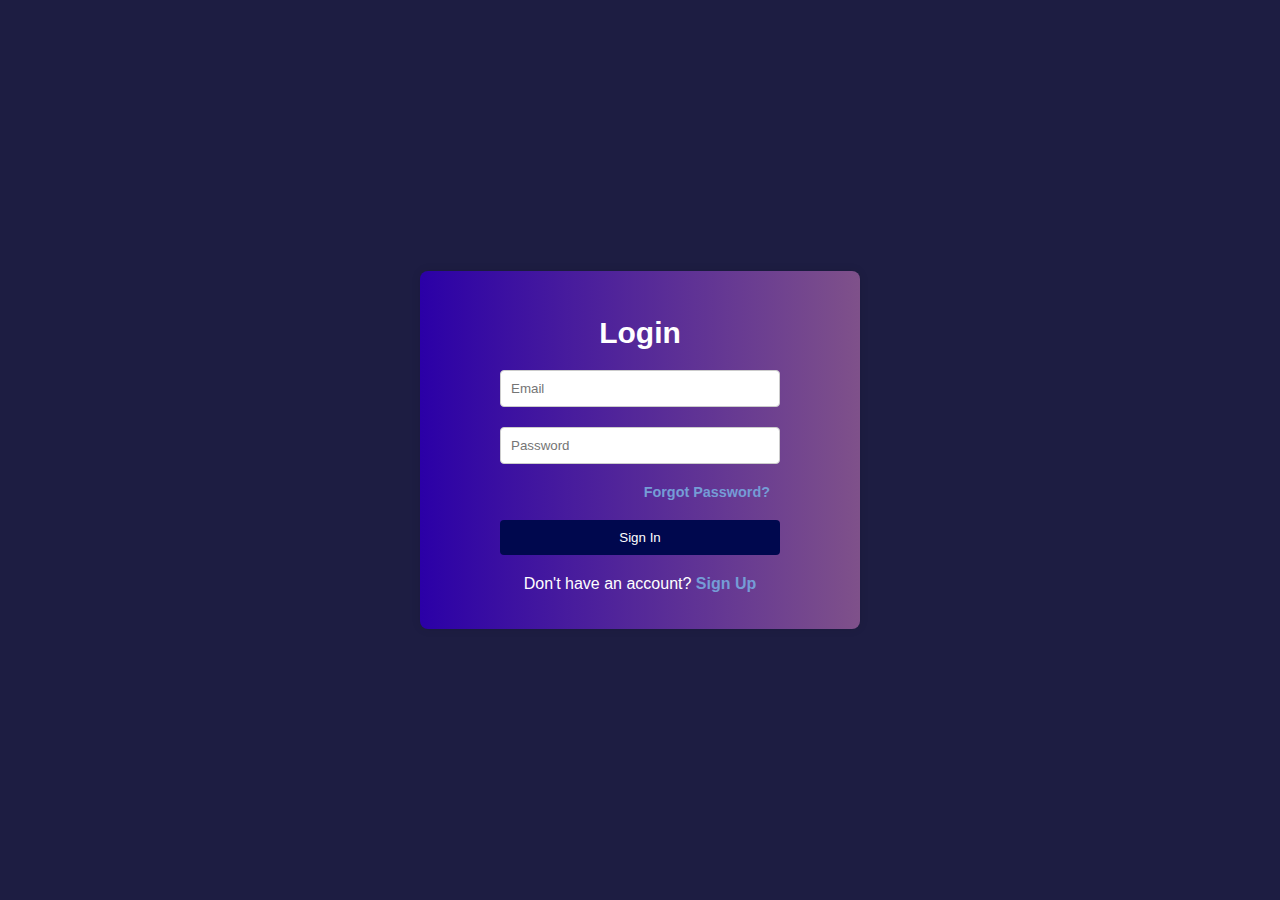
<file: html/index.html>
<!DOCTYPE html>
<html lang="en">
<head>
    <meta charset="UTF-8">
    <meta name="viewport" content="width=device-width, initial-scale=1.0">
    <title>Sign In</title>
    <link rel="stylesheet" href="../css/register.css">
    <link rel="icon" type="image/png" href="images/ppts.png">
</head>
<body>
    <div class="container">
        <div class="login-form">
            <h2>Login</h2>
            <center>
            <input type="email" placeholder="Email" required>
            <input type="password" placeholder="Password" required>
            <a href="forgot.html" class="forgot-password">Forgot Password?</a>
            <button class="btn" onclick="signIn()">Sign In</button>
            <p>Don't have an account? <a href="register.html">Sign Up</a></p>
          </center>
          </div>
    </div>
    <script src="../javascript/register.js"></script>
</body>
</html>
</file>
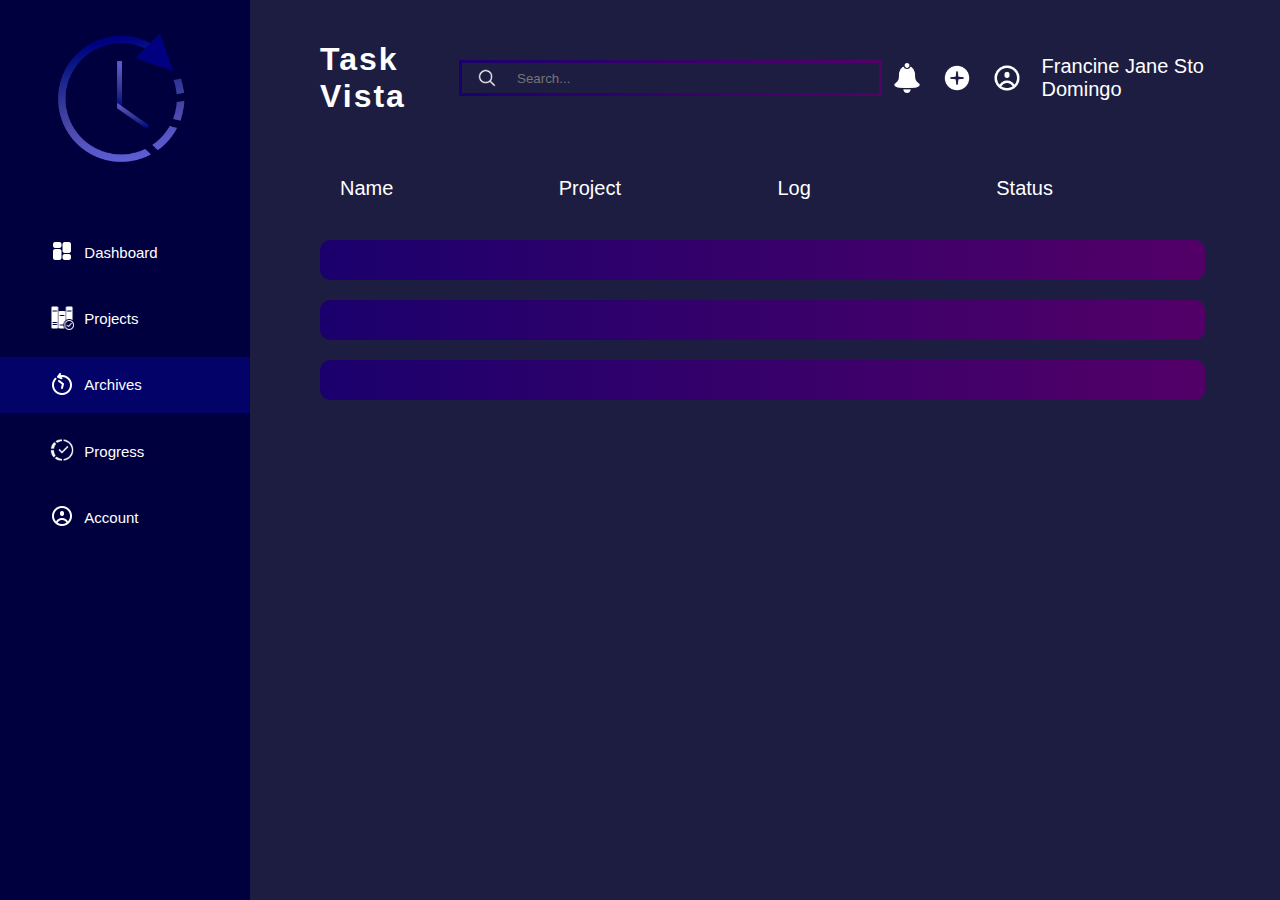
<file: html/archives.html>
<!DOCTYPE html>
<html lang="en">
<head>
    <meta charset="UTF-8">
    <meta name="viewport" content="width=device-width, initial-scale=1.0">
    <title>Archives</title>
    <link rel="stylesheet" href="../css/archives.css">
</head>
<body>
    <div class="sidebar">
        <center>
            <img src="../images/PPTS.png" alt="PPTS Logo" class="ppts">
        </center>
        <a href="dashboard.html">
            <img src="../images/dashw.png" alt="Dashboard" class="logo"> Dashboard
        </a>
        <a href="projects.html">
            <img src="../images/projw.png" alt="Projects" class="logo"> Projects
        </a>
        <a href="archives.html" class="active">
            <img src="../images/arcw.png" alt="Archives" class="logo"> Archives
        </a>
        <a href="progress.html">
            <img src="../images/progw.png" alt="Progress" class="logo"> Progress
        </a>
        <a href="account.html">
            <img src="../images/accw.png" alt="Account" class="logo"> Account
        </a>
    </div>

    <div class="content">
        <div class="header">
            <div class="search-container">
                <h1><a href="dashboard.html">Task Vista</a></h1>
                <div class="search-bar">
                    <img src="../images/search.png" alt="Search" class="search-icon">
                    <input type="text" placeholder="Search...">
                </div>
                <div class="icons">
                    <img src="../images/notw.png" id="notification-icon" alt="Notifications" class="icon">
                    <img src="../images/add.png" alt="User" class="icon">
                    <img src="../images/accw.png" alt="pfp" class="icon">
                    <span class="user-name">Francine Jane Sto Domingo</span>
                </div>
            </div>
        </div>

        <div class="header-div">
            <div class="inner-box">Name</div>
            <div class="inner-box">Project</div>
            <div class="inner-box">Log</div>
            <div class="inner-box">Status</div>
        </div>
        <div class="single-div">
            <div class="inner-box"></div>
            <div class="inner-box"></div>
            <div class="inner-box"></div>
            <div class="inner-box"></div>
        </div>
        <div class="single-div">
            <div class="inner-box"></div>
            <div class="inner-box"></div>
            <div class="inner-box"></div>
            <div class="inner-box"></div>
        </div>
        <div class="single-div">
            <div class="inner-box"></div>
            <div class="inner-box"></div>
            <div class="inner-box"></div>
            <div class="inner-box"></div>
        </div>
    
    </div>

    <!-- Notification Popup -->
    <div id="notification-popup" class="notification-popup">
        <div class="notification-content">
            <div class="notification-info">
                <span class="notification-user">Francine Jane Sto Domingo</span>
                <p>Updated the task: <strong>Design Dashboard</strong> in project <strong>Task Vista</strong></p>
                <p class="notification-timestamp">August 26, 2024, 14:45</p>
            </div>
        </div>
    </div>

    <!-- Join Progress Popup -->
    <div id="join-progress-popup" class="popup-overlay">
        <div class="popup-content">
            <h3>Join a Progress Space</h3>
            <p>Would you like to join a progress space? Enter the code below:</p>
            <input type="text" id="progress-code-input" placeholder="Enter code...">
            <div class="popup-buttons">
                <button id="submit-join">Submit</button>
                <button id="cancel-join">Cancel</button>
            </div>
        </div>
    </div>

    <script src="../javascript/archives.js"></script>
</body>
</html>
</file>
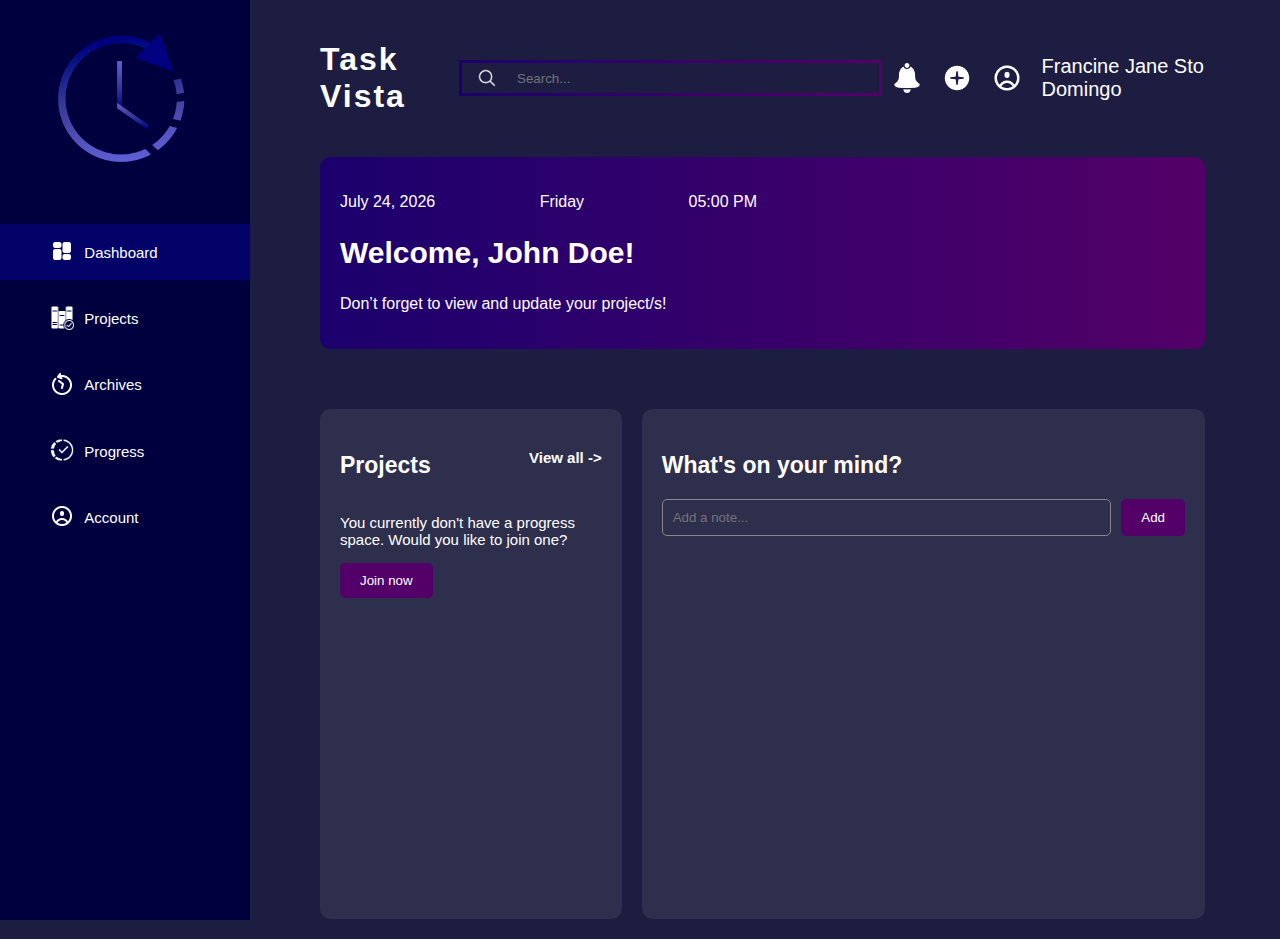
<file: html/dashboard.html>
<!DOCTYPE html>
<html lang="en">
<head>
    <meta charset="UTF-8">
    <meta name="viewport" content="width=device-width, initial-scale=1.0">
    <title>Dashboard</title>
    <link rel="stylesheet" href="../css/dashboard.css">
    <link rel="icon" type="image/png" href="images/ppts.png">
</head>
<body>
    <div class="sidebar">
        <center>
            <img src="../images/PPTS.png" alt="PPTS Logo" class="ppts">
        </center>
        <a href="dashboard.html" class="active">
            <img src="../images/dashw.png" alt="Dashboard" class="logo"> Dashboard
        </a>
        <a href="projects.html">
            <img src="../images/projw.png" alt="Projects" class="logo"> Projects
        </a>
        <a href="archives.html">
            <img src="../images/arcw.png" alt="Archives" class="logo"> Archives
        </a>
        <a href="progress.html">
            <img src="../images/progw.png" alt="Progress" class="logo"> Progress
        </a>
        <a href="account.html">
            <img src="../images/accw.png" alt="Account" class="logo"> Account
        </a>
    </div>

    <div class="content">
        <div class="header">
            <div class="search-container">
                <h1><a href="dashboard.html">Task Vista</a></h1>
                <div class="search-bar">
                    <img src="../images/search.png" alt="Search" class="search-icon">
                    <input type="text" placeholder="Search...">
                </div>
                <div class="icons">
                    <img src="../images/notw.png" alt="Notifications" class="icon" id="notif">
                    <img src="../images/add.png" alt="User" class="icon" id="join-now-btn-image">
                    <img src="../images/accw.png" alt="pfp" class="icon">
                    <span class="user-name">Francine Jane Sto Domingo</span>
                </div>
            </div>
            <div class="welcome">
                <p class="date-day-time">
                    <span id="current-date" class="date"></span>
                    <span class="day" id="current-day"></span>
                    <span class="time" id="current-time"></span>
                </p>
                <h2>Welcome, John Doe!</h2>
                <p class="p">Don’t forget to view and update your project/s!</p>
            </div>
        </div>
        <div class="main">
            <div class="projects">
                <h3>Projects</h3>
                <h4><a href="projects.html">View all -></a></h4> 
                <p class="none">
                    You currently don't have a progress space. Would you like to join one?
                </p>
                <button id="join-now-btn">Join now</button>
            </div>
            <div class="notes">
                <h3>What's on your mind?</h3>
                <div class="note-input-container">
                    <input type="text" id="note-input" placeholder="Add a note...">
                    <button id="add-note-btn">Add</button>
                </div>
                <ul id="note-list">
                </ul>
            </div>
        </div>
    </div>

    <!-- Join Progress Popup -->
    <div id="join-progress-popup" class="popup-overlay" style="display: none;">
        <div class="popup-content">
            <h3>Join a Progress Space</h3>
            <p>Would you like to join a progress space? Enter the code below:</p>
            <input type="text" id="progress-code-input" placeholder="Enter code...">
            <div class="popup-buttons">
                <button id="submit-join">Submit</button>
                <button id="cancel-join">Cancel</button>
            </div>
        </div>
    </div>

    <!-- Notification Popup -->
    <div id="notification-popup" class="notification-popup" style="display: none;">
        <div class="notification-content">
            <div class="notification-info">
                <span class="notification-user">Francine Jane Sto Domingo</span>
                <p>Updated the task: <strong>Design Dashboard</strong> in project <strong>Task Vista</strong></p>
                <p class="notification-timestamp">August 26, 2024, 14:45</p>
            </div>
        </div>
    </div>

    <script src="../javascript/dashboard.js"></script>
</body>
</html>
</file>
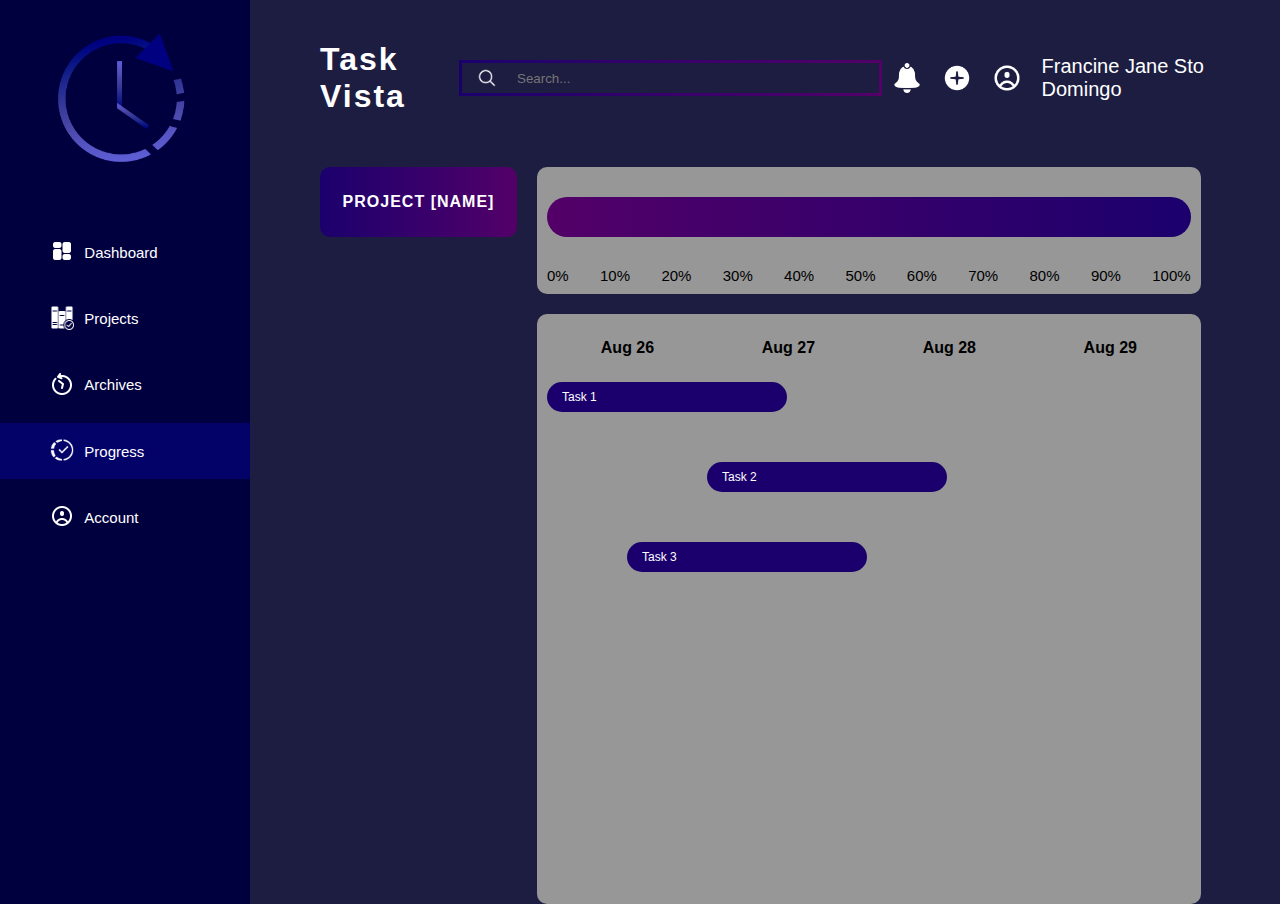
<file: html/progress.html>
<!DOCTYPE html>
<html lang="en">
<head>
    <meta charset="UTF-8">
    <meta name="viewport" content="width=device-width, initial-scale=1.0">
    <title>Projects</title>
    <link rel="stylesheet" href="../css/progress.css">
</head>
<body>
    <div class="sidebar">
        <center>
            <img src="../images/PPTS.png" alt="PPTS Logo" class="ppts">
        </center>
        <a href="dashboard.html">
            <img src="../images/dashw.png" alt="Dashboard" class="logo"> Dashboard
        </a>
        <a href="projects.html" >
            <img src="../images/projw.png" alt="Projects" class="logo"> Projects
        </a>
        <a href="archives.html">
            <img src="../images/arcw.png" alt="Archives" class="logo"> Archives
        </a>
        <a href="progress.html" class="active">
            <img src="../images/progw.png" alt="Progress" class="logo"> Progress
        </a>
        <a href="account.html">
            <img src="../images/accw.png" alt="Account" class="logo"> Account
        </a>
    </div>

    <div class="content">
        <div class="header">
            <div class="search-container">
                <h1><a href="dashboard.html">Task Vista</a></h1>
                <div class="search-bar">
                    <img src="../images/search.png" alt="Search" class="search-icon">
                    <input type="text" placeholder="Search...">
                </div>
                <div class="icons">
                    <img src="../images/notw.png" alt="Notifications" class="icon" id="notification-icon">
                    <img src="../images/add.png" alt="User" class="icon" id="join-now-btn">
                    <img src="../images/accw.png" alt="pfp" class="icon">
                    <span class="user-name">Francine Jane Sto Domingo</span>
                </div>
            </div>
        </div>
        
        <div class="layout">
            <div class="left-column">
                <div class="vertical-div">
                    PROJECT [NAME]
                </div>
            </div>
            <div class="right-column">
                <div class="top-div">
                    <div class="progress-container">
                        <div class="progress-bar">
                            <!-- Use data attributes to dynamically update the progress -->
                            <div class="progress-fill" data-progress="50%"></div>
                        </div>
                        <div class="progress-labels">
                            <span>0%</span>
                            <span>10%</span>
                            <span>20%</span>
                            <span>30%</span>
                            <span>40%</span>
                            <span>50%</span>
                            <span>60%</span>
                            <span>70%</span>
                            <span>80%</span>
                            <span>90%</span>
                            <span>100%</span>
                        </div>
                    </div>
                </div>
                <div class="bottom-div">
                    <div class="gantt-container">
                        <div class="gantt-chart">
                            <div class="gantt-header">
                                <!-- Time headers (e.g., specific dates) -->
                                <div class="gantt-time-header">Aug 26</div>
                                <div class="gantt-time-header">Aug 27</div>
                                <div class="gantt-time-header">Aug 28</div>
                                <div class="gantt-time-header">Aug 29</div>
                                <!-- Add more dates as needed -->
                            </div>
                            <div class="gantt-tasks">
                                <!-- Tasks with start and end days -->
                                <div class="gantt-task" data-start="0" data-end="2">
                                    <div class="gantt-task-name">Task 1</div>
                                </div>
                                <div class="gantt-task" data-start="2" data-end="4">
                                    <div class="gantt-task-name">Task 2</div>
                                </div>
                                <div class="gantt-task" data-start="1" data-end="3">
                                    <div class="gantt-task-name">Task 3</div>
                                </div>
                                <!-- Add more tasks as needed -->
                            </div>
                        </div>
                    </div>
                </div>
                
                    </div>
                </div>
            </div>
        </div>
        

    <div id="notification-popup" class="notification-popup">
        <div class="notification-content">
            <div class="notification-info">

                <span class="notification-user">Francine Jane Sto Domingo</span>
                <p>Updated the task: <strong>Design Dashboard</strong> in project <strong>Task Vista</strong></p>
                <p class="notification-timestamp">August 26, 2024, 14:45</p>
            </div>
        </div>
    </div>

    <div id="join-progress-popup" class="popup-overlay">
        <div class="popup-content">
            <h3>Join a Progress Space</h3>
            <p>Would you like to join a progress space? Enter the code below:</p>
            <input type="text" id="progress-code-input" placeholder="Enter code...">
            <div class="popup-buttons">
                <button id="submit-join">Submit</button>
                <button id="cancel-join">Cancel</button>
            </div>
        </div>
    </div>
    </div>

    <script src="../javascript/progress.js" defer></script>
</body>
</html>
</file>
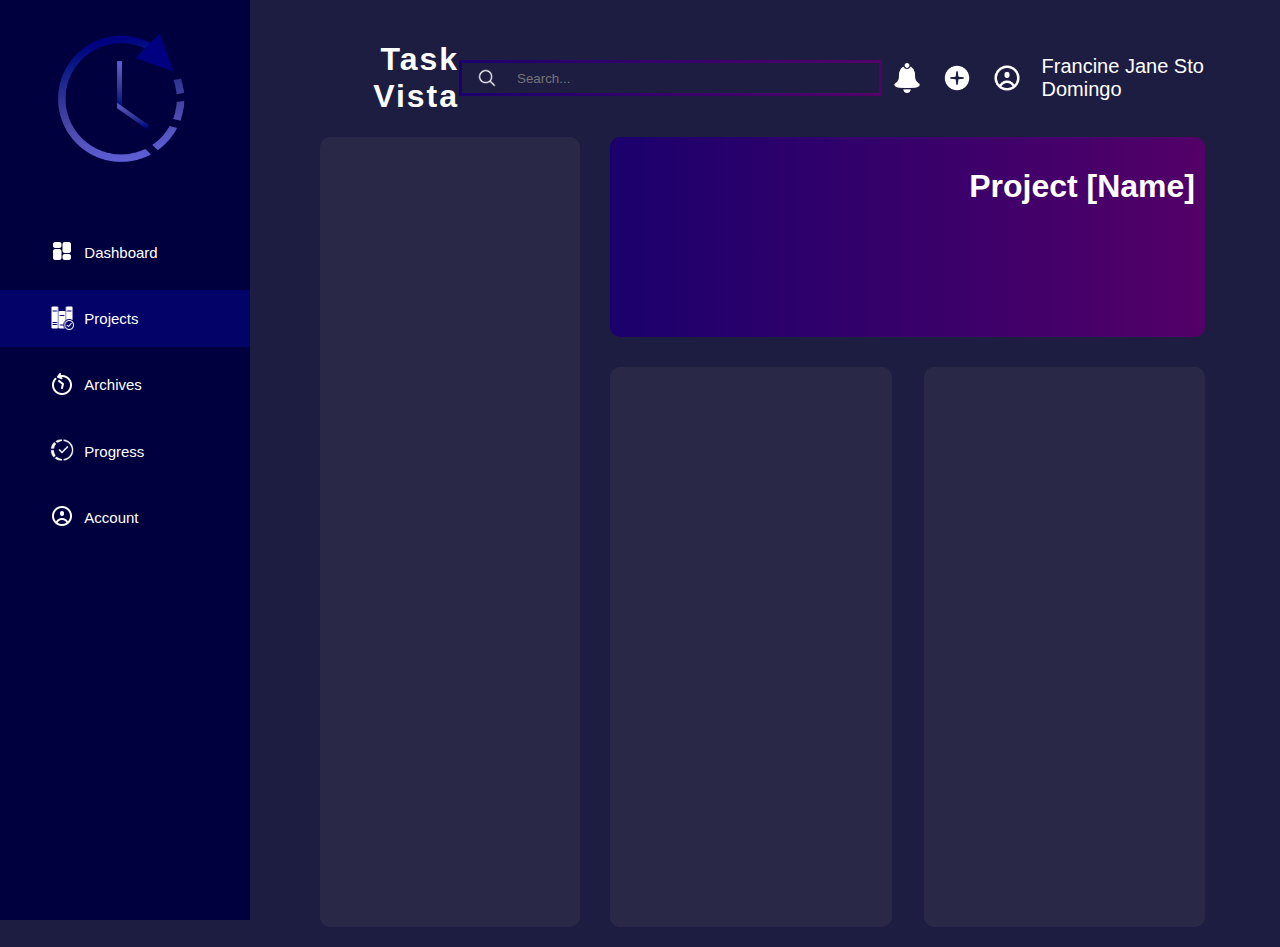
<file: html/projects.html>
<!DOCTYPE html>
<html lang="en">
<head>
    <meta charset="UTF-8">
    <meta name="viewport" content="width=device-width, initial-scale=1.0">
    <title>Projects</title>
    <link rel="stylesheet" href="../css/projects.css">
</head>
<body>
    <div class="sidebar">
        <center>
            <img src="../images/PPTS.png" alt="PPTS Logo" class="ppts">
        </center>
        <a href="dashboard.html">
            <img src="../images/dashw.png" alt="Dashboard" class="logo"> Dashboard
        </a>
        <a href="projects.html" class="active">
            <img src="../images/projw.png" alt="Projects" class="logo"> Projects
        </a>
        <a href="archives.html">
            <img src="../images/arcw.png" alt="Archives" class="logo"> Archives
        </a>
        <a href="progress.html">
            <img src="../images/progw.png" alt="Progress" class="logo"> Progress
        </a>
        <a href="account.html">
            <img src="../images/accw.png" alt="Account" class="logo"> Account
        </a>
    </div>

    <div class="content">
        <div class="header">
            <div class="search-container">
                <h1><a href="dashboard.html">Task Vista</a></h1>
                <div class="search-bar">
                    <img src="../images/search.png" alt="Search" class="search-icon">
                    <input type="text" placeholder="Search...">
                </div>
                <div class="icons">
                    <img src="../images/notw.png" alt="Notifications" class="icon" id="notification-icon">
                    <img src="../images/add.png" alt="User" class="icon" id="join-now-btn">
                    <img src="../images/accw.png" alt="pfp" class="icon">
                    <span class="user-name">Francine Jane Sto Domingo</span>
                </div>
            </div>
        </div>
        <div class="layout">
            <div class="left-column">
                <div class="vertical-div">
                    <!-- Content for the red div -->
                </div>
            </div>
            <div class="right-column">
                <div class="top-div">
                    <h1>Project [Name]</h1>
                </div>
                <div class="bottom-divs">
                    <div class="bottom-left-div">
                        <!-- Content for the blue div -->
                    </div>
                    <div class="bottom-right-div">
                        <!-- Content for the yellow div -->
                    </div>
                </div>
            </div>
        </div>
    </div>

    <div id="notification-popup" class="notification-popup">
        <div class="notification-content">
            <div class="notification-info">

                <span class="notification-user">Francine Jane Sto Domingo</span>
                <p>Updated the task: <strong>Design Dashboard</strong> in project <strong>Task Vista</strong></p>
                <p class="notification-timestamp">August 26, 2024, 14:45</p>
            </div>
        </div>
    </div>

    <div id="join-progress-popup" class="popup-overlay">
        <div class="popup-content">
            <h3>Join a Progress Space</h3>
            <p>Would you like to join a progress space? Enter the code below:</p>
            <input type="text" id="progress-code-input" placeholder="Enter code...">
            <div class="popup-buttons">
                <button id="submit-join">Submit</button>
                <button id="cancel-join">Cancel</button>
            </div>
        </div>
    </div>
    </div>

    <script src="../javascript/projects.js" defer></script>

</body>
</html>
</file>
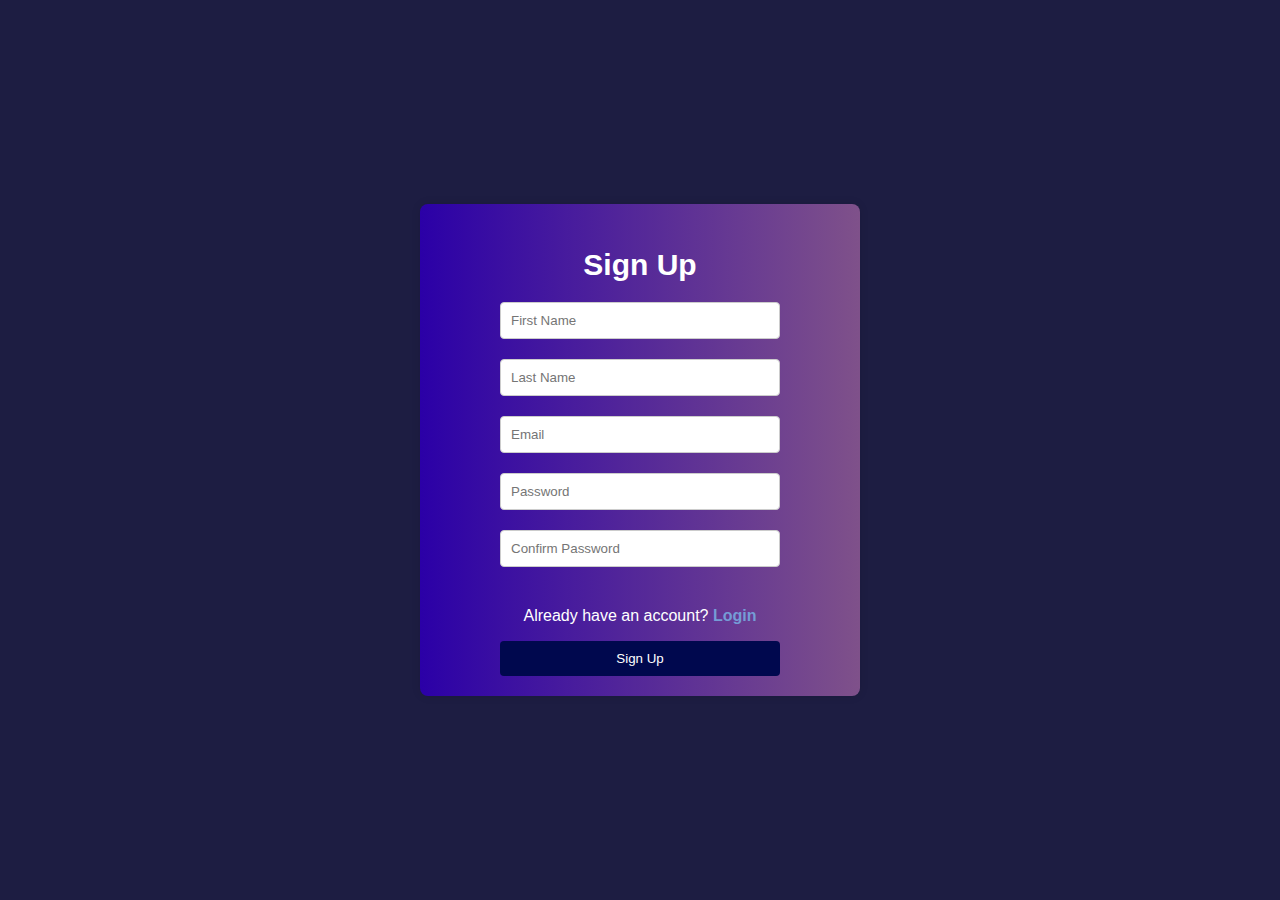
<file: html/register.html>
<!DOCTYPE html>
<html lang="en">
<head>
    <meta charset="UTF-8">
    <meta name="viewport" content="width=device-width, initial-scale=1.0">
    <title>Sign Up</title>
    <link rel="stylesheet" href="../css/register.css">
</head>
<body>
    <div class="container">
        <div class="signup-form">
            <h2>Sign Up</h2>
            <center>
            <input type="text" placeholder="First Name" required>
            <input type="text" placeholder="Last Name" required>
            <input type="email" placeholder="Email" required>
            <input type="password" placeholder="Password" required>
            <input type="password" placeholder="Confirm Password" required>
            <p>Already have an account? <a href="index.html">Login</a></p>
            <button class="btn" onclick="signUp()">Sign Up</button>
        </center>
        </div>
    </div>
    <script src="../javascript/register.js"></script>
</body>
</html>
</file>
<file: css/register.css>
body {
  font-family: Arial, sans-serif;
  background-color: #1D1D42;
  display: flex;
  justify-content: center;
  align-items: center;
  height: 100vh;
  margin: 0;
}

.container {
  background-image: linear-gradient(to right, #2B00A7, #7F518A);
  padding: 20px;
  border-radius: 8px;
  box-shadow: 0 0 10px rgba(0, 0, 0, 0.1);
  width: 400px;
}

h2 {
  margin-bottom: 20px;
  color: #FFF;
  text-align: center;
  font-size: 30px;
}

input[type="email"], input[type="password"], input[type="text"] {
  width: 70%;
  padding: 10px;
  margin-bottom: 20px;
  border: 1px solid #ccc;
  border-radius: 4px;
  box-sizing: border-box;
}

.forgot-password {
  display: block;
  margin-bottom: 20px;
  color: #759cd6;
  text-decoration: none;
  font-weight: 700;
  font-size: 0.9em;
  text-align: right;
  margin-right: 70px;
}

.forgot-password:hover {
  text-decoration: underline;
}

.btn {
  width: 70%;
  padding: 10px;
  background-color: #00084e;
  color: #fff;
  border: none;
  border-radius: 4px;
  cursor: pointer;
}

.btn:hover {
  background-color: #000c77;
}

p {
  text-align: center;
  margin-top: 20px;
  color: white;
}

p a {
  color: #759cd6;
  text-decoration: none;
  font-weight: 700;
}

p a:hover {
  text-decoration: underline;
}
</file>
<file: css/archives.css>
body {
    margin: 0;
    padding: 0;
    background-color: #1D1D42;
    color: white;
}

.sidebar {
    height: 100vh;
    width: 250px;
    position: fixed;
    top: 0;
    left: 0;
    background-color: #00003f;
    padding-top: 20px;
    color: #fff;
}

.sidebar a {
    padding: 15px 20px;
    font-family: Arial, Helvetica, sans-serif;
    text-decoration: none;
    font-size: 15px;
    color: #fff;
    display: flex;
    align-items: center;
    margin-bottom: 10px;
}

.sidebar a .logo {
    width: 2.7dvh;
    margin-right: 10px;
    margin-bottom: 2px;
    margin-left: 30px;
}

.sidebar a.active {
    background-color: #020269;
}

.sidebar a:hover {
    background-color: #020269;
}

.ppts {
    width: 150px;
    margin-bottom: 50px;
}

.content {
    margin-left: 300px;
    margin-right: 55px;
    padding: 20px;
}

.header {
    display: flex;
    flex-direction: column;
}

.search-container {
    display: flex;
    align-items: center;
    justify-content: space-between;
}

.search-container h1 {
    font-family: 'Franklin Gothic Medium', 'Arial Narrow', Arial, sans-serif;
    letter-spacing: 2px;
}

.search-bar {
    display: flex;
    align-items: center;
    width: 500px;
    height: 30px;
    border: 3px solid transparent;
    border-image: linear-gradient(to right, #1b006d, #530068) 1;
    padding: 0 10px;
    background-color: #ffffff00;
    position: relative;
}

.search-icon {
    width: 20px;
    margin-right: 10px;
    margin-left: 5px;
}

.search-bar input {
    height: 100%;
    padding: 0 10px;
    border: none;
    flex: 1;
    background-color: #ffffff00;
    color: #fff;
    outline: none;
}

.icons {
    display: flex;
    align-items: center;
    font-family: Arial, Helvetica, sans-serif;
    font-size: 20px;
}

.icons .icon {
    width: 30px;
    height: 30px;
    margin: 0 10px;
    cursor: pointer;
}

.user-name {
    margin-left: 10px;
    color: #fff;
}

h1 a {
    text-decoration: none;
    color: white;
}

.header-div {
    display: flex;
    flex-wrap: wrap;
    gap: 10px;
    padding: 10px;
    border-radius: 10px;
    margin-top: 20px;
    font-family: Arial, Helvetica, sans-serif;
    font-size: 20px;
}

.single-div {
    display: flex;
    flex-wrap: wrap;
    gap: 10px;
    padding: 10px;
    background-image: linear-gradient(to right, #1b006d, #530068);
    border-radius: 10px;
    margin-top: 20px;
    font-family: Arial, Helvetica, sans-serif;
}

.inner-box {
    flex: 1 1 calc(25% - 10px);
    padding: 10px;
    border-radius: 5px;
    text-align: left;
    box-sizing: border-box;
}

.notification-popup {
    display: none;
    position: fixed;
    top: 100px;
    right: 160px;
    background-color: #2E2E4D;
    border-radius: 5px;
    box-shadow: 0 2px 10px rgba(0, 0, 0, 0.5);
    width: 300px;
    z-index: 10;
}

.notification-content {
    display: flex;
    padding: 15px;
}

.notification-pfp {
    width: 40px;
    height: 40px;
    border-radius: 50%;
    margin-right: 10px;
}

.notification-info {
    display: flex;
    flex-direction: column;
}

.notification-info h2 {
    margin: 0;
}

.notification-info p {
    margin: 5px 0;
}

.notification-info .notification-timestamp {
    font-size: 12px;
    color: #ccc;
}

.popup-overlay {
    display: none;
    position: absolute;
    top: 100px;
    right: 80px;
    width: 300px;
    background-color: #2E2E4D;
    border-radius: 5px;
    box-shadow: 0 2px 10px rgba(0, 0, 0, 0.5);
    padding: 15px;
    z-index: 10;
}

.popup-content {
    display: flex;
    flex-direction: column;
}

.popup-content h3 {
    margin: 0 0 10px;
    color: white;
}

.popup-content p {
    margin: 0 0 15px;
    color: white;
}

.popup-buttons {
    display: flex;
    justify-content: space-between;
}

.popup-buttons button {
    padding: 10px 20px;
    border: none;
    border-radius: 5px;
    cursor: pointer;
}

#submit-join {
    background-color: #530068;
    color: white;
}

#submit-join:hover {
    background-color: #1b006d;
}

#cancel-join {
    background-color: #888;
    color: white;
}

#cancel-join:hover {
    background-color: #666;
}

#progress-code-input {
    width: 100%;
    padding: 10px;
    border-radius: 5px;
    border: 1px solid #888;
    margin-bottom: 15px;
    background-color: #ffffff00;
    color: white;
}
</file>
<file: css/dashboard.css>
body {
    margin: 0;
    padding: 0;
    background-color: #1D1D42;
    color: white;
    font-family: Arial, Helvetica, sans-serif;
}

.sidebar {
    height: 100vh;
    width: 250px;
    position: fixed;
    top: 0;
    left: 0;
    background-color: #00003f;
    padding-top: 20px;
    color: #fff;
}

.sidebar a {
    padding: 15px 20px;
    font-family: Arial, Helvetica, sans-serif;
    text-decoration: none;
    font-size: 15px;
    color: #fff;
    display: flex;
    align-items: center;
    margin-bottom: 10px;
}

.sidebar a .logo {
    width: 2.7dvh;
    margin-right: 10px;
    margin-bottom: 2px;
    margin-left: 30px;
}

.sidebar a.active {
    background-color: #020269;
}

.sidebar a:hover {
    background-color: #020269;
}

.ppts {
    width: 150px;
    margin-bottom: 50px;
}

.content {
    margin-left: 300px;
    margin-right: 55px;
    padding: 20px;
}

.header {
    display: flex;
    flex-direction: column;
}

.search-container {
    display: flex;
    align-items: center;
    justify-content: space-between;
}

.search-container h1 {
    font-family: 'Franklin Gothic Medium', 'Arial Narrow', Arial, sans-serif;
    letter-spacing: 2px;
}

.search-bar {
    display: flex;
    align-items: center;
    width: 500px;
    height: 30px;
    border: 3px solid transparent;
    border-image: linear-gradient(to right, #1b006d, #530068) 1;
    padding: 0 10px;
    background-color: #ffffff00;
    position: relative;
}

.search-icon {
    width: 20px;
    margin-right: 10px;
    margin-left: 5px;
}

.search-bar input {
    height: 100%;
    padding: 0 10px;
    border: none;
    flex: 1;
    background-color: #ffffff00;
    color: #fff;
    outline: none;
}

.icons {
    display: flex;
    align-items: center;
    font-family: Arial, Helvetica, sans-serif;
    font-size: 20px;
}

.icons .icon {
    width: 30px;
    height: 30px;
    margin: 0 10px;
    cursor: pointer;
}

.user-name {
    margin-left: 10px;
    color: #fff;
}

h1 a {
    text-decoration: none;
    color: white;
}

.welcome {
    background-image: linear-gradient(to right, #1b006d, #530068);
    margin-bottom: 20px;
    margin-top: 20px;
    padding: 20px;
    border-radius: 10px;
    color: var(--date-color);
    font-family: Arial, Helvetica, sans-serif;
}

.welcome .date {
    color: var(--date-color);
}

.welcome .day {
    color: var(--day-color);
    margin-left: 100px;
}

.welcome .time {
    color: var(--time-color);
    margin-left: 100px;
}

.welcome h2 {
    font-family: 'Franklin Gothic Medium', 'Arial Narrow', Arial, sans-serif;
    font-size: 30px;
}

:root {
    --date-color: white;
    --day-color: white;
    --time-color: white;
}

.main {
    display: flex;
    justify-content: space-between;
    gap: 20px;
    height: auto; /* Change from fixed height to auto */
    margin-top: 20px; /* Add margin-top to ensure there's space above */
}


.projects {
    flex: 1;
    background-color: #2E2E4D;
    padding: 20px;
    border-radius: 10px;
    margin-top: 20px;
    position: relative;
}

.projects h3 {
    margin-bottom: 20px;
    color: white;
    font-family: Arial, Helvetica, sans-serif;
    font-size: 23px;
    display: inline-block;
}

.projects h4 {
    margin: 0;
    position: absolute;
    top: 40px;
    right: 20px;
    font-size: 15px;
    font-family: Arial, Helvetica, sans-serif;
}

.projects h4 a {
    color: white;
    text-decoration: none;
}

.projects h4 a:hover {
    text-decoration: underline;
}

.projects p {
    font-family: Arial, Helvetica, sans-serif;
    font-size: 15px;
}

.projects button {
    background-color: #530068;
    color: white;
    border: none;
    padding: 10px 20px;
    border-radius: 5px;
    cursor: pointer;
    font-family: Arial, Helvetica, sans-serif;
}

.projects button:hover {
    background-color: #1b006d;
}

.notes {
    flex: 2;
    background-color: #2E2E4D;
    padding: 20px;
    border-radius: 10px;
    margin-top: 20px;
    height: 470px;
    display: fixed;
}

.notes h3 {
    margin-bottom: 20px;
    font-size: 23px;
}

.note-input-container {
    display: flex;
    gap: 10px;
}

.note-input-container input {
    flex: 1;
    padding: 10px;
    border-radius: 5px;
    border: 1px solid #888;
    background-color: #ffffff00;
    color: white;
}

.note-input-container button {
    background-color: #530068;
    color: white;
    border: none;
    padding: 10px 20px;
    border-radius: 5px;
    cursor: pointer;
}

.note-input-container button:hover {
    background-color: #1b006d;
}

#note-list {
    list-style: none;
    padding: 0;
    margin-top: 20px;
}

#note-list li {
    background-color: #333;
    padding: 10px;
    margin-bottom: 10px;
    border-radius: 5px;
    position: relative;
}

#note-list li .delete-note-btn {
    background-color: red;
    color: white;
    border: none;
    padding: 5px 10px;
    border-radius: 5px;
    cursor: pointer;
    position: absolute;
    right: 10px;
    top: 10px;
}

.notification-popup {
    display: none;
    position: fixed;
    top: 100px;
    right: 160px;
    background-color: #2e2e4d9f;
    border-radius: 5px;
    box-shadow: 0 2px 10px rgba(0, 0, 0, 0.5);
    width: 300px;
    z-index: 10;
}

.notification-content {
    display: flex;
    padding: 15px;
}

.notification-pfp {
    width: 40px;
    height: 40px;
    border-radius: 50%;
    margin-right: 10px;
}

.notification-info {
    display: flex;
    flex-direction: column;
}

.notification-info h2 {
    margin: 0;
}

.notification-info p {
    margin: 5px 0;
    line-height: 20px;
    font-size: 15px;
}

.notification-user {
    font-weight: bold;
    color:#ffffff;
    margin-bottom: 5px;
}

.notification-info .notification-timestamp {
    font-size: 12px;
    color: #ccc;
    border-bottom: 1px solid white;
}

.popup-overlay {
    display: none;
    position: absolute;
    top: 100px;
    right: 80px;
    width: 300px;
    background-color: #2e2e4d9f;
    border-radius: 5px;
    box-shadow: 0 2px 10px rgba(0, 0, 0, 0.5);
    padding: 15px;
    z-index: 10;
}

.popup-content {
    display: flex;
    flex-direction: column;
}

.popup-content h3 {
    margin: 0 0 10px;
    color: white;
}

.popup-content p {
    margin: 0 0 15px;
    color: white;
}

.popup-buttons {
    display: flex;
    justify-content: space-between;
}

.popup-buttons button {
    padding: 10px 20px;
    border: none;
    border-radius: 5px;
    cursor: pointer;
}

#submit-join {
    background-color: #530068;
    color: white;
}

#submit-join:hover {
    background-color: #1b006d;
}

#cancel-join {
    background-color: #888;
    color: white;
}

#cancel-join:hover {
    background-color: #666;
}

#progress-code-input {
    width: 92%;
    padding: 10px;
    border-radius: 5px;
    border: 1px solid #888;
    margin-bottom: 15px;
    background-color: #ffffff00;
    color: white;
}
</file>
<file: css/progress.css>
body {
    margin: 0;
    padding: 0;
    background-color: #1D1D42;
    color: white;
    font-family: Arial, Helvetica, sans-serif;
}

.sidebar {
    height: 100vh;
    width: 250px;
    position: fixed;
    top: 0;
    left: 0;
    background-color: #00003f;
    padding-top: 20px;
    color: #fff;
}

.sidebar a {
    padding: 15px 20px;
    font-family: Arial, Helvetica, sans-serif;
    text-decoration: none;
    font-size: 15px;
    color: #fff;
    display: flex;
    align-items: center;
    margin-bottom: 10px;
}

.sidebar a .logo {
    width: 2.7dvh;
    margin-right: 10px;
    margin-bottom: 2px;
    margin-left: 30px;
}

.sidebar a.active {
    background-color: #020269;
}

.sidebar a:hover {
    background-color: #020269;
}

.ppts {
    width: 150px;
    margin-bottom: 50px;
}

.content {
    margin-left: 300px;
    margin-right: 55px;
    padding: 20px;
}

.header {
    display: flex;
    flex-direction: column;
}

.search-container {
    display: flex;
    align-items: center;
    justify-content: space-between;
}

.search-container h1 {
    font-family: 'Franklin Gothic Medium', 'Arial Narrow', Arial, sans-serif;
    letter-spacing: 2px;
}

.search-bar {
    display: flex;
    align-items: center;
    width: 500px;
    height: 30px;
    border: 3px solid transparent;
    border-image: linear-gradient(to right, #1b006d, #530068) 1;
    padding: 0 10px;
    background-color: #ffffff00;
    position: relative;
}

.search-icon {
    width: 20px;
    margin-right: 10px;
    margin-left: 5px;
}

.search-bar input {
    height: 100%;
    padding: 0 10px;
    border: none;
    flex: 1;
    background-color: #ffffff00;
    color: #fff;
    outline: none;
}

.icons {
    display: flex;
    align-items: center;
    font-family: Arial, Helvetica, sans-serif;
    font-size: 20px;
}

.icons .icon {
    width: 30px;
    height: 30px;
    margin: 0 10px;
    cursor: pointer;
}

.user-name {
    margin-left: 10px;
    color: #fff;
}

h1 a {
    text-decoration: none;
    color: white;
}

.layout {
    display: flex;
    margin-top: 30px;
}

.left-column {
    width: 20%;
    margin-right: 20px;
    background-image: linear-gradient(to right, #1b006d, #530068);
    padding: 10px;              /* Corrected to lowercase px */
    border-radius: 10px;        /* Corrected to lowercase px */
    height: 50px;
    display: flex;              /* Added to enable Flexbox */
    align-items: center;        /* Vertically centers content */
    justify-content: center;    /* Horizontally centers content */
    text-align: center;
    font-weight: bold;
    letter-spacing: 1px;
}

.right-column {
    width: 75%;
    display: flex;
    flex-direction: column;
    height: 170px;
}

.top-div {
    background-color: #979797;
    height: 150px;
    padding: 10px;
    border-radius: 10px;
    margin-bottom: 20px;
    position: relative;
}

.progress-container {
    display: flex;
    flex-direction: column;
    align-items: center;
}

.progress-bar {
    width: 100%;
    height: 40px;
    background-image: linear-gradient(to left, #1b006d, #530068);
    border-radius: 100px;
    position: relative;
    margin-bottom: 30px;
    margin-top: 20px;
}

.progress-fill {
    height: 100%;
    background-color: #1b006d;
    border-radius: 10px;
    width: 0%; /* Adjust with data-progress attribute */
    transition: width 0.5s ease;
}

.progress-labels {
    display: flex;
    justify-content: space-between;
    width: 100%;
    font-size: 15px;
    color: black;
}

.progress-labels span {
    display: inline-block;
}

.gantt-container {
    background-color: #979797;
    padding: 10px;
    border-radius: 10px;
    height: 570px;
    display: flex;
    flex-direction: column;
}

.gantt-chart {
    display: flex;
    flex-direction: column;
    margin-top: 10px;
}

.gantt-header {
    display: flex;
    margin-bottom: 10px;
}

.gantt-time-header {
    flex: 1;
    text-align: center;
    font-weight: bold;
    padding: 5px;

    min-width: 80px; /* Adjust as needed for date width */
    box-sizing: border-box; /* Include padding and border in width */
    color: black;
}

.gantt-tasks {
    position: relative;
    margin-top: 10px;
}

.gantt-task {
    position: relative;
    background-color: #1b006d;
    color: #fff;
    padding: 5px;
    border-radius: 100px;
    height: 30px; /* Adjust based on the height you want for each task */
    margin-bottom: 10px; /* Space between tasks */
    display: flex;
    align-items: center;
    font-size: 12px;
    box-sizing: border-box;
}

.gantt-task-name {
    margin: 10px;
}


.notification-popup {
    display: none;
    position: fixed;
    top: 100px;
    right: 160px;
    background-color: #2E2E4D;
    border-radius: 5px;
    box-shadow: 0 2px 10px rgba(0, 0, 0, 0.5);
    width: 300px;
    z-index: 10;
}

.notification-content {
    display: flex;
    padding: 15px;
}

.notification-pfp {
    width: 40px;
    height: 40px;
    border-radius: 50%;
    margin-right: 10px;
}

.notification-info {
    display: flex;
    flex-direction: column;
}

.notification-info h2 {
    margin: 0;
}

.notification-info p {
    margin: 5px 0;
}

.notification-info .notification-timestamp {
    font-size: 12px;
    color: #ccc;
}

.popup-overlay {
    display: none;
    position: absolute;
    top: 100px;
    right: 80px;
    width: 300px;
    background-color: #2E2E4D;
    border-radius: 5px;
    box-shadow: 0 2px 10px rgba(0, 0, 0, 0.5);
    padding: 15px;
    z-index: 10;
}

.popup-content {
    display: flex;
    flex-direction: column;
}

.popup-content h3 {
    margin: 0 0 10px;
    color: white;
}

.popup-content p {
    margin: 0 0 15px;
    color: white;
}

.popup-buttons {
    display: flex;
    justify-content: space-between;
}

.popup-buttons button {
    padding: 10px 20px;
    border: none;
    border-radius: 5px;
    cursor: pointer;
}

#submit-join {
    background-color: #530068;
    color: white;
}

#submit-join:hover {
    background-color: #1b006d;
}

#cancel-join {
    background-color: #888;
    color: white;
}

#cancel-join:hover {
    background-color: #666;
}

#progress-code-input {
    width: 100%;
    padding: 10px;
    border-radius: 5px;
    border: 1px solid #888;
    margin-bottom: 15px;
    background-color: #ffffff00;
    color: white;
}
</file>
<file: css/projects.css>
body {
    margin: 0;
    padding: 0;
    background-color: #1D1D42;
    color: white;
}

.sidebar {
    height: 100vh;
    width: 250px;
    position: fixed;
    top: 0;
    left: 0;
    background-color: #00003f;
    padding-top: 20px;
    color: #fff;
}

.sidebar a {
    padding: 15px 20px;
    font-family: Arial, Helvetica, sans-serif;
    text-decoration: none;
    font-size: 15px;
    color: #fff;
    display: flex;
    align-items: center;
    margin-bottom: 10px;
}

.sidebar a .logo {
    width: 2.7dvh;
    margin-right: 10px;
    margin-bottom: 2px;
    margin-left: 30px;
}

.sidebar a.active {
    background-color: #020269;
}

.sidebar a:hover {
    background-color: #020269;
}

.ppts {
    width: 150px;
    margin-bottom: 50px;
}

.content {
    margin-left: 300px;
    margin-right: 55px;
    padding: 20px;
}

.header {
    display: flex;
    flex-direction: column;
}

.search-container {
    display: flex;
    align-items: center;
    justify-content: space-between;
}

.search-container h1 {
    font-family: 'Franklin Gothic Medium', 'Arial Narrow', Arial, sans-serif;
    letter-spacing: 2px;
}

.search-bar {
    display: flex;
    align-items: center;
    width: 500px;
    height: 30px;
    border: 3px solid transparent;
    border-image: linear-gradient(to right, #1b006d, #530068) 1;
    padding: 0 10px;
    background-color: #ffffff00;
    position: relative;
}

.search-icon {
    width: 20px;
    margin-right: 10px;
    margin-left: 5px;
}

.search-bar input {
    height: 100%;
    padding: 0 10px;
    border: none;
    flex: 1;
    background-color: #ffffff00;
    color: #fff;
    outline: none;
}

.icons {
    display: flex;
    align-items: center;
    font-family: Arial, Helvetica, sans-serif;
    font-size: 20px;
}

.icons .icon {
    width: 30px;
    height: 30px;
    margin: 0 10px;
    cursor: pointer;
}

.user-name {
    margin-left: 10px;
    color: #fff;
}

h1 a {
    text-decoration: none;
    color: white;
}

.layout {
    display: flex;
}

.left-column {
    width: 200px;
}

.vertical-div {
    background-color: rgba(99, 99, 99, 0.185);
    width: 120%;
    height: 770px;
    padding: 10px;
    border-radius: 10px;
}

.right-column {
    flex: 1;
    display: flex;
    flex-direction: column;
}

.top-div {
    background-image: linear-gradient(to right, #1b006d, #530068);
    height: 180px;
    padding: 10px;
    margin-left: 90px;
    border-radius: 10px;
}

.bottom-divs {
    display: flex;
    flex-direction: row;
    gap: 2px;
}

.bottom-left-div,
.bottom-right-div {
    flex: 1;
    height: 540px;
    padding: 10px;
    margin-top: 30px;
}

.bottom-left-div {
    background-color: rgba(99, 99, 99, 0.185);
    width: 100px;
    height: 540px;
    padding: 10px;
    margin-left: 90px;
    margin-top: 30px;
    border-radius: 10px;
}

.bottom-right-div {
    background-color: rgba(99, 99, 99, 0.185);
    margin-left: 30px;
    border-radius: 10px;
}

h1 {
    font-family: Arial, Helvetica, sans-serif;
    text-align: right;
}

.notification-popup {
    display: none;
    position: fixed;
    top: 100px;
    right: 160px;
    background-color: #2E2E4D;
    border-radius: 5px;
    box-shadow: 0 2px 10px rgba(0, 0, 0, 0.5);
    width: 300px;
    z-index: 10;
}

.notification-content {
    display: flex;
    padding: 15px;
}

.notification-pfp {
    width: 40px;
    height: 40px;
    border-radius: 50%;
    margin-right: 10px;
}

.notification-info {
    display: flex;
    flex-direction: column;
}

.notification-info h2 {
    margin: 0;
}

.notification-info p {
    margin: 5px 0;
}

.notification-info .notification-timestamp {
    font-size: 12px;
    color: #ccc;
}

.popup-overlay {
    display: none;
    position: absolute;
    top: 100px;
    right: 80px;
    width: 300px;
    background-color: #2E2E4D;
    border-radius: 5px;
    box-shadow: 0 2px 10px rgba(0, 0, 0, 0.5);
    padding: 15px;
    z-index: 10;
}

.popup-content {
    display: flex;
    flex-direction: column;
}

.popup-content h3 {
    margin: 0 0 10px;
    color: white;
}

.popup-content p {
    margin: 0 0 15px;
    color: white;
}

.popup-buttons {
    display: flex;
    justify-content: space-between;
}

.popup-buttons button {
    padding: 10px 20px;
    border: none;
    border-radius: 5px;
    cursor: pointer;
}

#submit-join {
    background-color: #530068;
    color: white;
}

#submit-join:hover {
    background-color: #1b006d;
}

#cancel-join {
    background-color: #888;
    color: white;
}

#cancel-join:hover {
    background-color: #666;
}

#progress-code-input {
    width: 100%;
    padding: 10px;
    border-radius: 5px;
    border: 1px solid #888;
    margin-bottom: 15px;
    background-color: #ffffff00;
    color: white;
}

.notification-popup {
    display: none;
    position: fixed;
    top: 100px;
    right: 160px;
    background-color: #2E2E4D;
    border-radius: 5px;
    box-shadow: 0 2px 10px rgba(0, 0, 0, 0.5);
    width: 300px;
    z-index: 10;
}

.notification-content {
    display: flex;
    padding: 15px;
}

.notification-pfp {
    width: 40px;
    height: 40px;
    border-radius: 50%;
    margin-right: 10px;
}

.notification-info {
    display: flex;
    flex-direction: column;
}

.notification-info h2 {
    margin: 0;
}

.notification-info p {
    margin: 5px 0;
}

.notification-info .notification-timestamp {
    font-size: 12px;
    color: #ccc;
}

.popup-overlay {
    display: none;
    position: absolute;
    top: 100px;
    right: 80px;
    width: 300px;
    background-color: #2E2E4D;
    border-radius: 5px;
    box-shadow: 0 2px 10px rgba(0, 0, 0, 0.5);
    padding: 15px;
    z-index: 10;
}

.popup-content {
    display: flex;
    flex-direction: column;
}

.popup-content h3 {
    margin: 0 0 10px;
    color: white;
}

.popup-content p {
    margin: 0 0 15px;
    color: white;
}

.popup-buttons {
    display: flex;
    justify-content: space-between;
}

.popup-buttons button {
    padding: 10px 20px;
    border: none;
    border-radius: 5px;
    cursor: pointer;
}

#submit-join {
    background-color: #530068;
    color: white;
}

#submit-join:hover {
    background-color: #1b006d;
}

#cancel-join {
    background-color: #888;
    color: white;
}

#cancel-join:hover {
    background-color: #666;
}

#progress-code-input {
    width: 100%;
    padding: 10px;
    border-radius: 5px;
    border: 1px solid #888;
    margin-bottom: 15px;
    background-color: #ffffff00;
    color: white;
}
</file>
